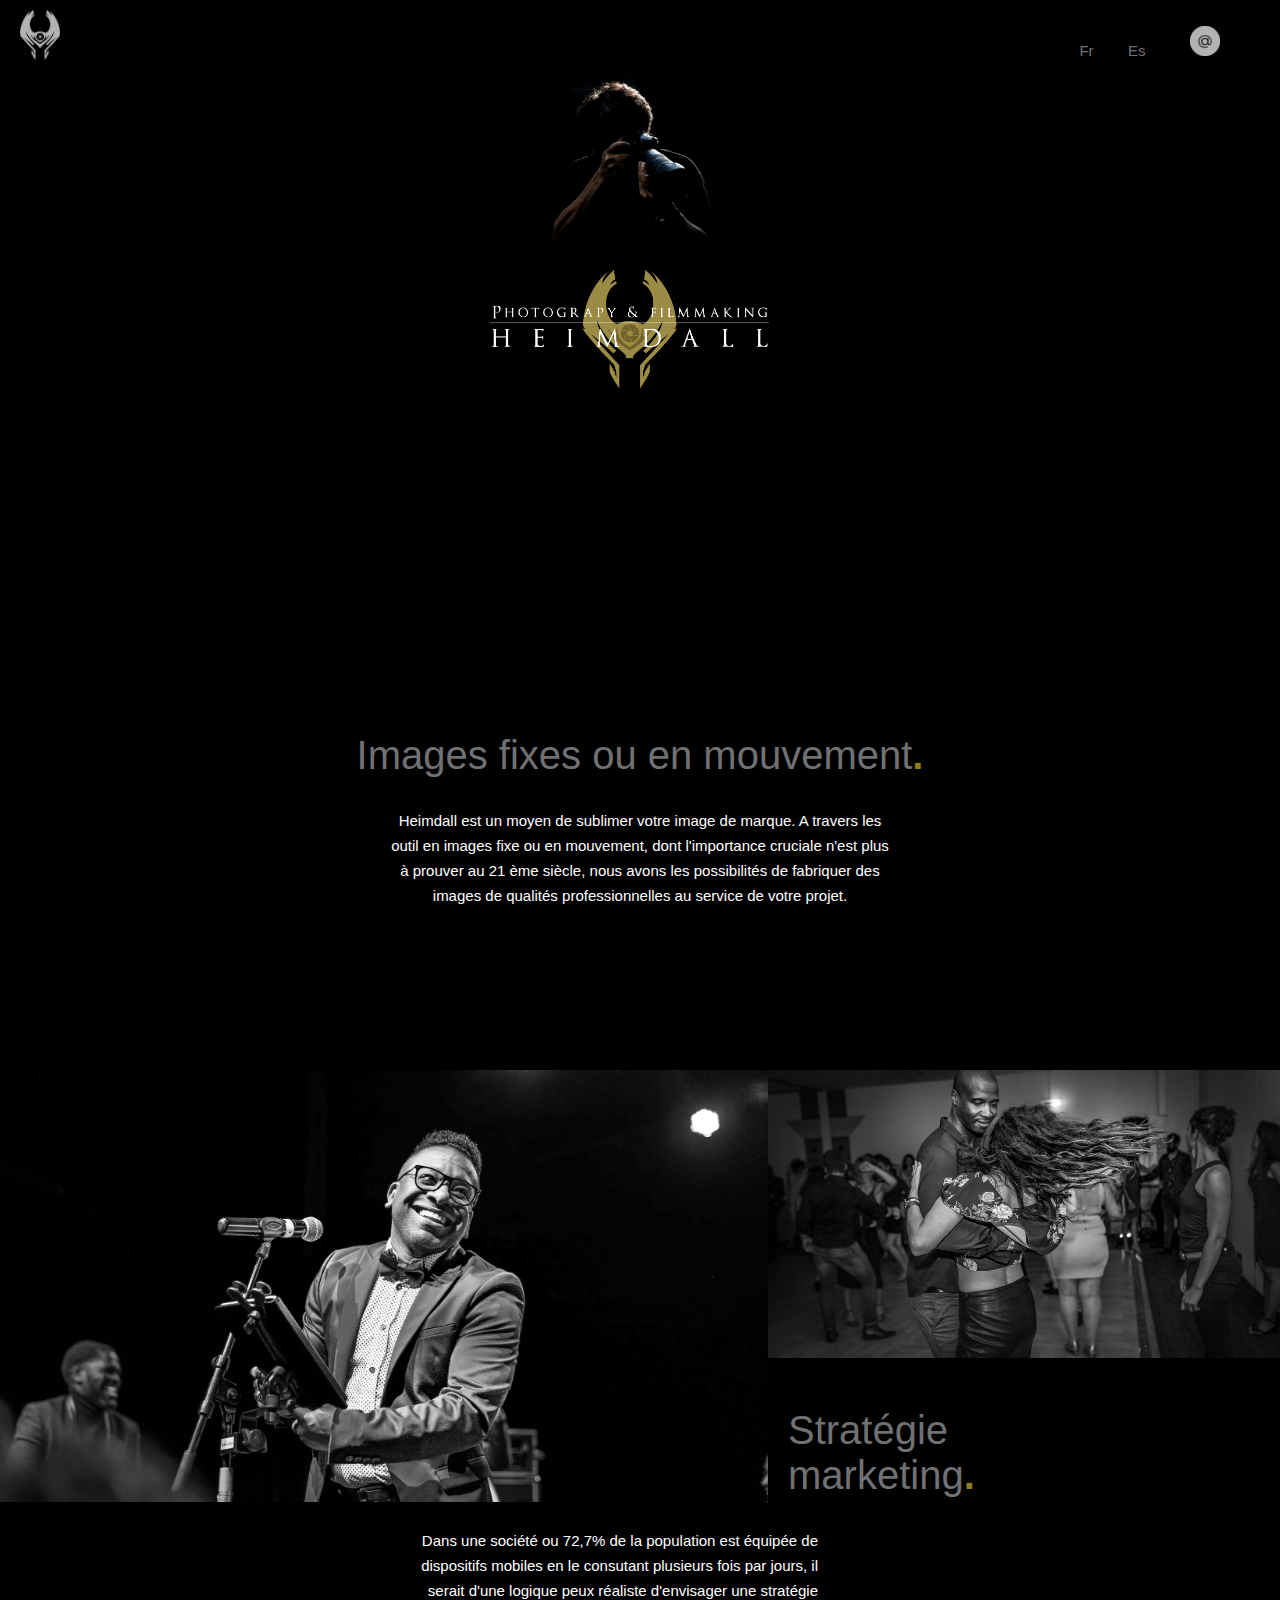
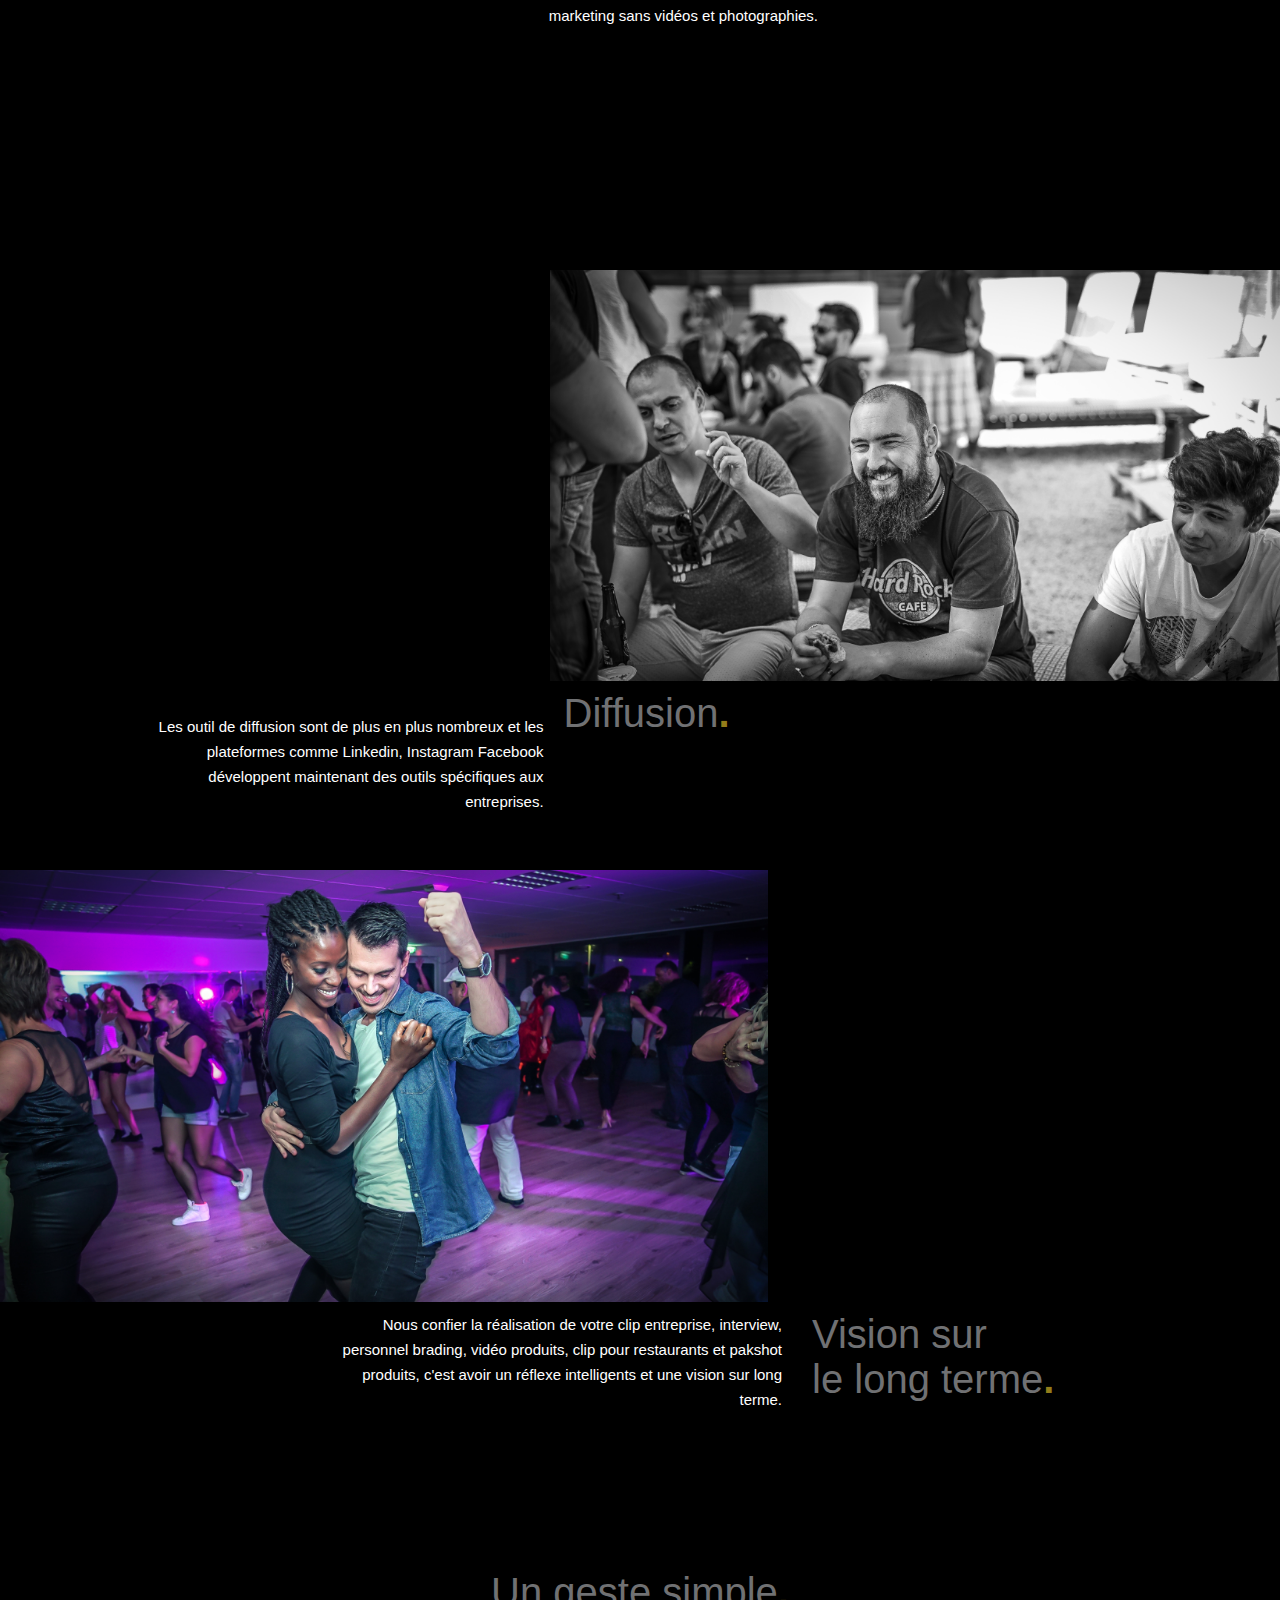
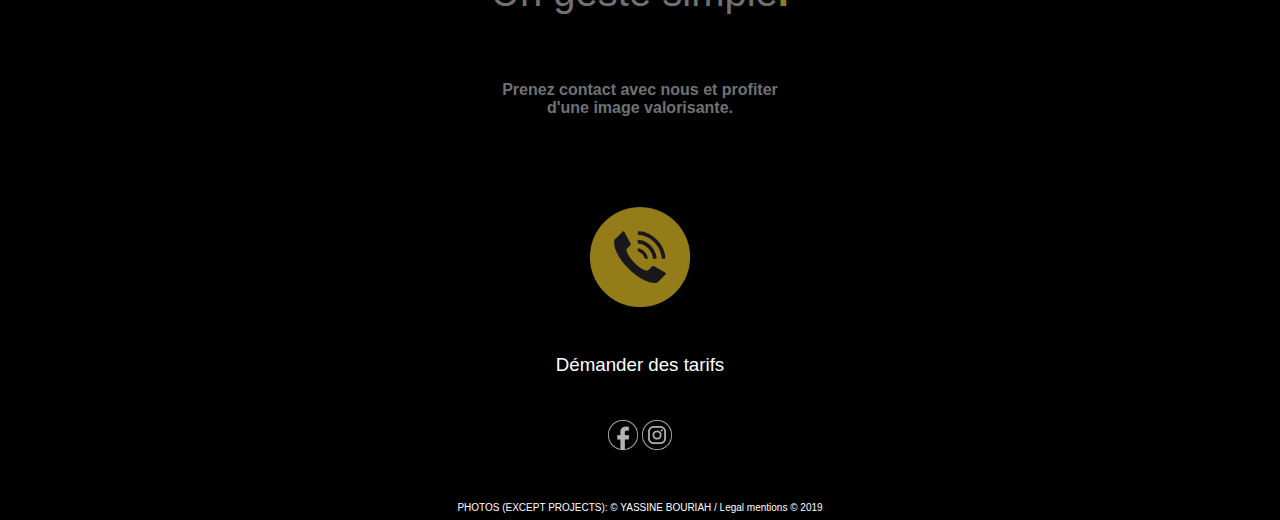
<file: index.html>
<!DOCTYPE html>
<html>
<head>
	<meta charset="utf-8">
	<meta name="viewport" content="width=device-width, initial-scale=1">
	<title>Heimdall</title>
	<meta http-equiv="X-UA-Compatible" content="IE=edge">
	<link rel="stylesheet" href="css/style.css" media="all" />

	
</head>
<body>
	<div id="container">
	<header>
	  <div id="menu">
	    <div id="logo"><a href=""><img src="image/Logo_Gris.png" alt="Imagen responsive"></a></div>
	    <ul>
	    	<li><a href="index.html">Fr</a></li>
	    	<li><a href="index-espagnol.html">Es</a></li>
	    	<li><a href="mailto:yassinebouriahphotographie@gmail.com" id="mail"><img src="image/Bouton_mail.png"></a>
	    </ul>
	  </div>
	</header>

	<section id="slider">
		<div id="photographe">
			<img src="image/photo.jpg" alt="Imagen responsive">
		</div>
		<div id="logoComplet" class="style fade-in">
			<img src="image/Logo_Heimdall_Blanc.png" alt="Imagen responsive">
		</div>
	</section>

	<section id="section3">
		<div>
			<h2 id="fixes">Images fixes ou en mouvement<span class="point">.</span></h2>
		</div>
		<div id="texte"><p>Heimdall est un moyen de sublimer votre image de marque. A travers les outil en images fixe ou en mouvement, dont l'importance cruciale n'est plus à prouver au 21 ème siècle, nous avons les possibilités de fabriquer des images de qualités professionnelles au service de votre projet.</p></div>
	</section>

	<section id="section4">
		<img src="image/DSC08333.jpg" id="imageConcert" alt="Imagen responsive">
		<img src="image/dance.jpg" id="imageDance" alt="Imagen responsive">
		<div class="titre1">
			<h2>Stratégie<br> marketing<span class="point">.</span></h2>
		</div>
		<div id="texte1">
			<p>Dans une société ou 72,7% de la population est équipée de dispositifs mobiles en le consutant plusieurs fois par jours, il serait d'une logique peux réaliste d'envisager une stratégie marketing sans vidéos et photographies.</p>
		</div>
	</section>

	<section id="section5">
		<div><img src="image/DSC01320.jpg" id="imageAnniversaire" alt="Imagen responsive"></div>
		<div id="titre2"><h2>Diffusion<span class="point">.</span></h2>
		<p>Les outil de diffusion sont de plus en plus nombreux et les plateformes comme Linkedin, Instagram Facebook développent maintenant des outils spécifiques aux entreprises. </p></div>
	</section>

	<section id="section6"> 
		<div id="imDan"><img src="image/DSC04462.jpg" id="imageDance2" alt="Imagen responsive"></div>
		<div id="titre3"><h2>Vision sur <br>le long terme<span class="point">.</span></h2>
		<p>Nous confier la réalisation de votre clip entreprise, interview, personnel brading, vidéo produits, clip pour restaurants et pakshot produits, c'est avoir un réflexe intelligents et une vision sur long terme.</p></div>
		</div>
	</section>

	<section id="section7">
		<h2>Un geste simple<span class="point">.</span></h2>
		<h4>Prenez contact avec nous et profiter d'une image valorisante.</h4><br>
		<a href=""><img src="image/Bouton_appel.png" alt="Imagen responsive" id="bouton_appel"></a>
		<h3>Démander des tarifs</h3>
		<div id="reseaux_sociaux">
	    	<a href="#"><img src="image/Logo_facebook.png" alt="Facebook" id="bouton_facebook" /></a>
	    	<a href="#"><img src="image/Logo_instagram.png" alt="Instagram" id="bouton_instagram" /></a>
    	</div>
    	<p id="legal">PHOTOS (EXCEPT PROJECTS): © YASSINE BOURIAH /  Legal mentions © 2019</p>
	</section>
	</div>

</body>
</html>
</file>
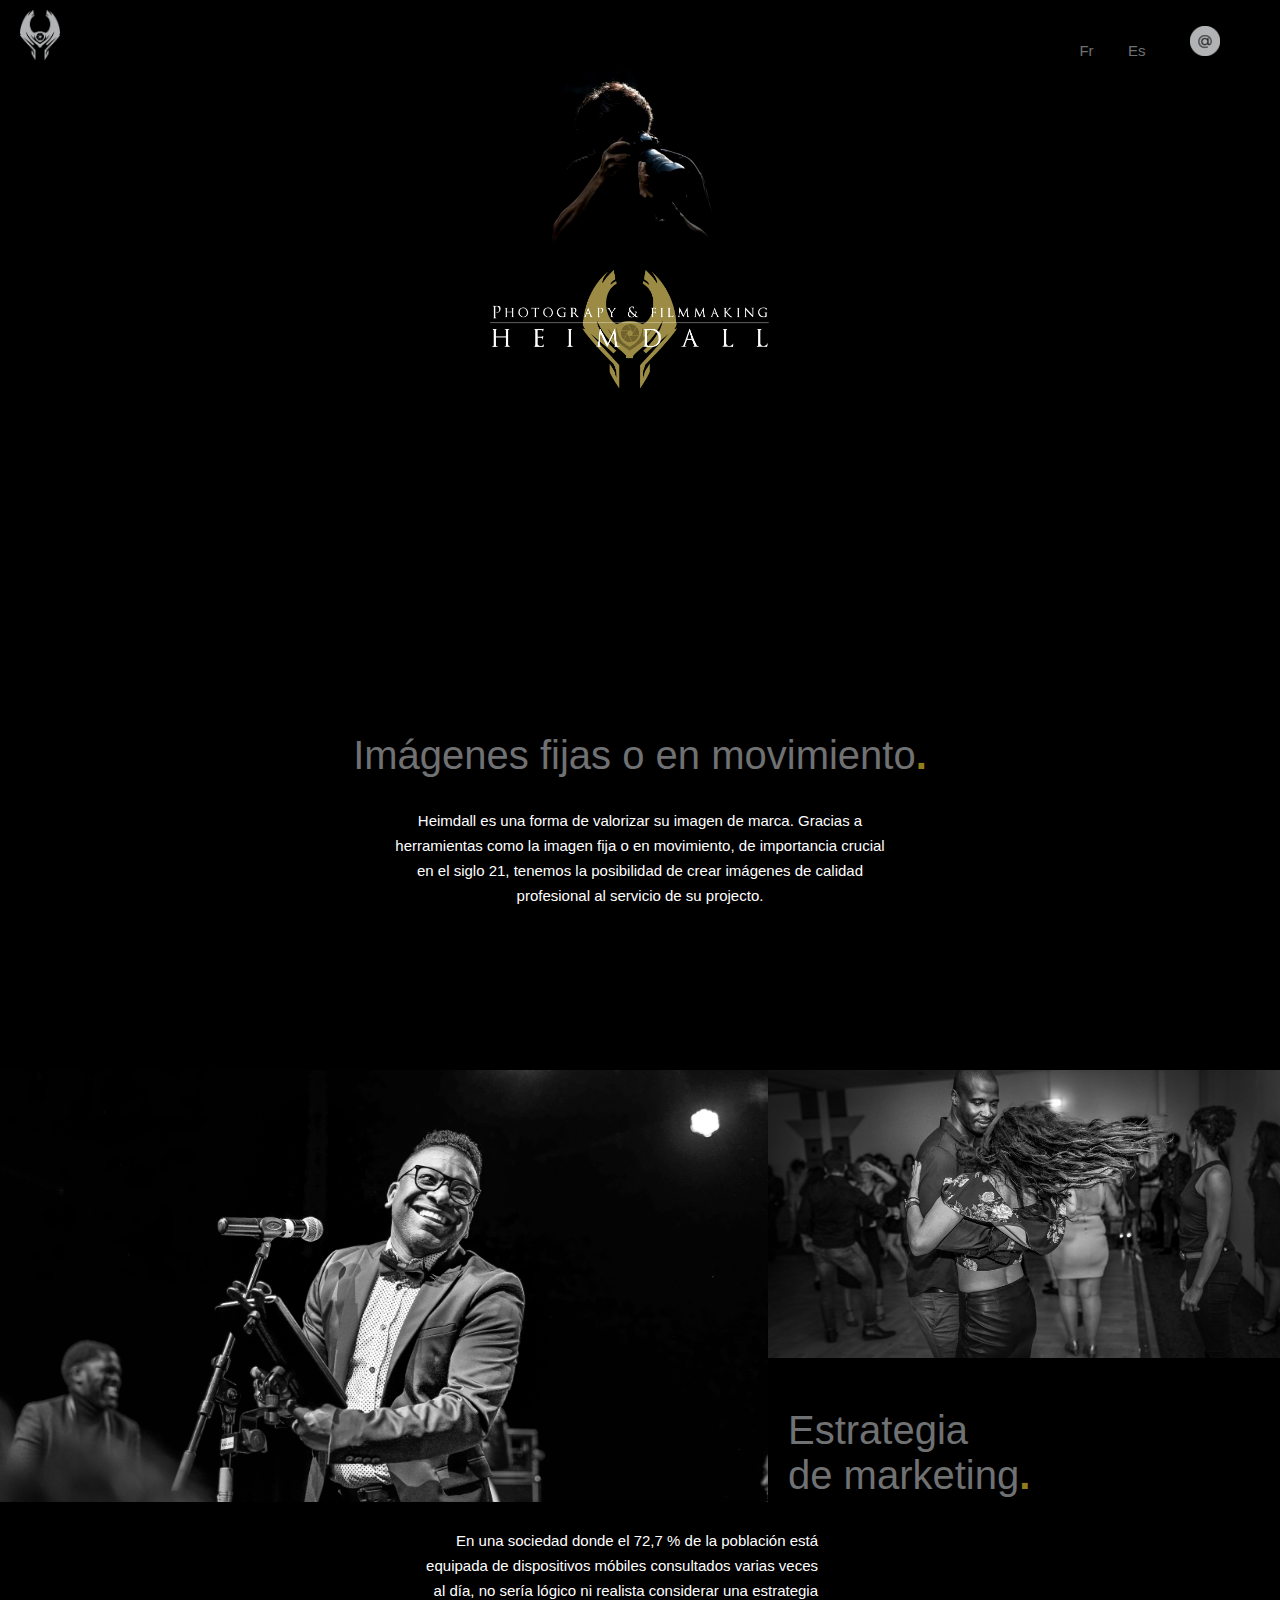
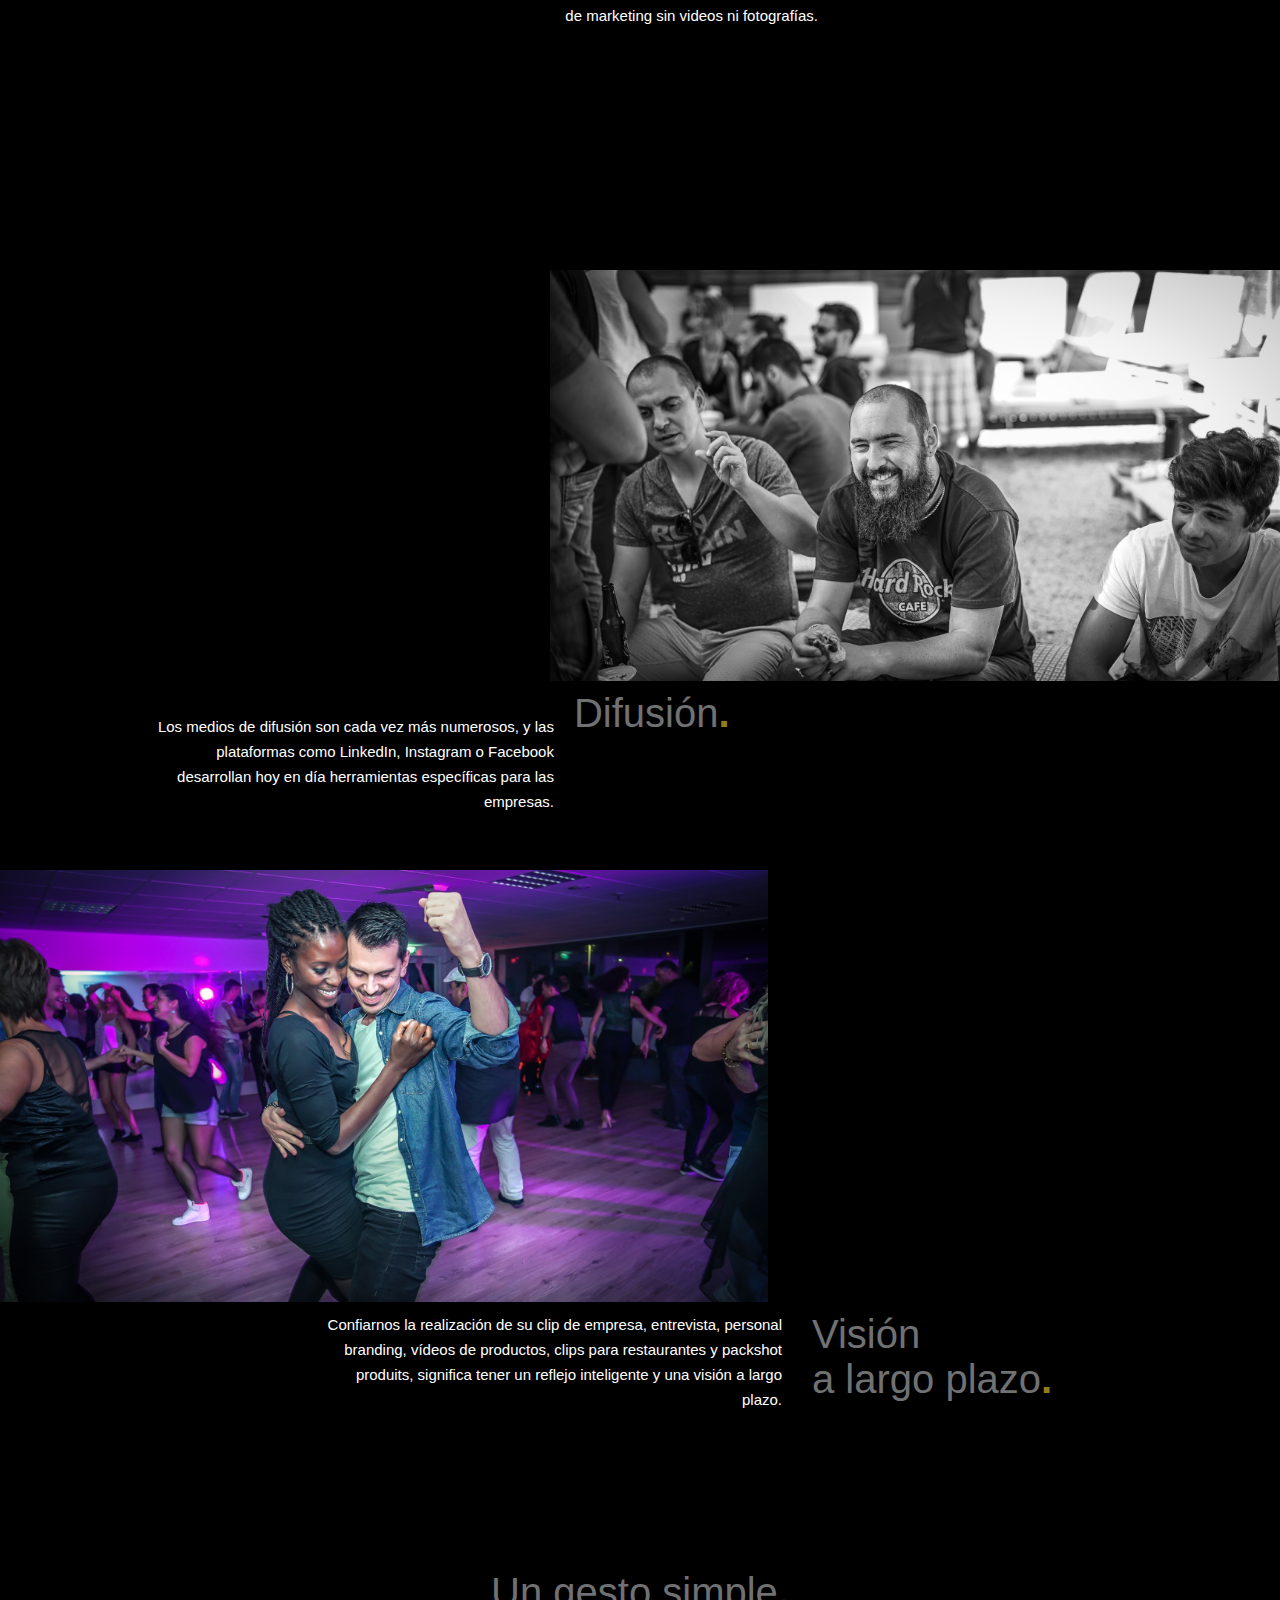
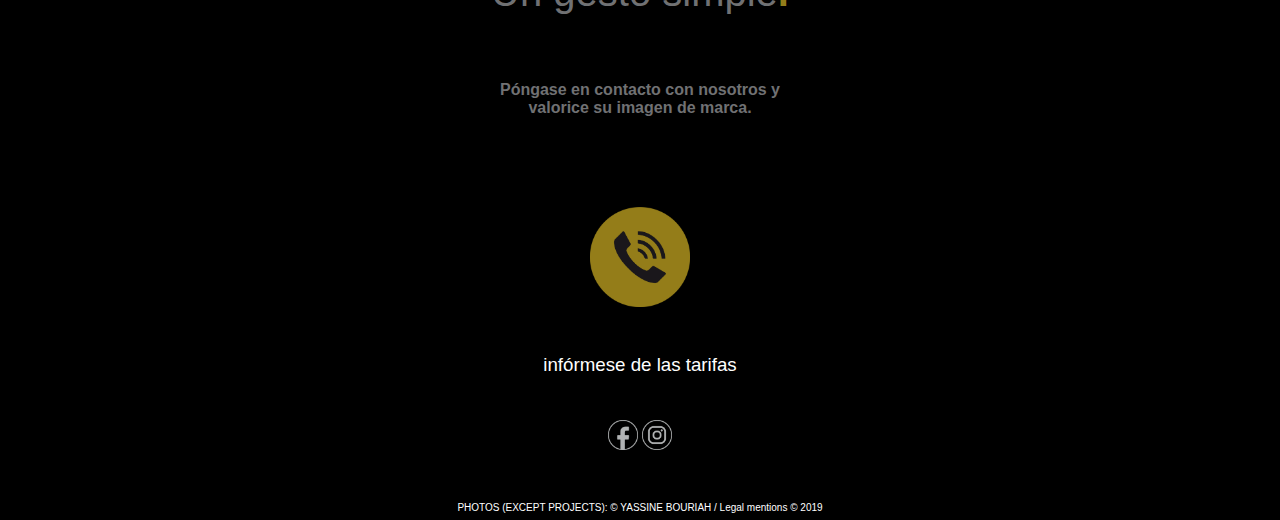
<file: index-espagnol.html>
<!DOCTYPE html>
<html>
<head>
	<meta charset="utf-8">
	<meta name="viewport" content="width=device-width, initial-scale=1">
	<title>Heimdall</title>
	<meta http-equiv="X-UA-Compatible" content="IE=edge">
	<link rel="stylesheet" href="css/style.css" media="all" />

	
</head>
<body>
	<div id="container">
	<header>
	  <div id="menu">
	    <div id="logo"><a href=""><img src="image/Logo_Gris.png" alt="Imagen responsive"></a></div>
	    <ul>
	    	<li><a href="index.html">Fr</a></li>
	    	<li><a href="index-espagnol.html">Es</a></li>
	    	<li><a href="mailto:yassinebouriahphotographie@gmail.com" id="mail"><img src="image/Bouton_mail.png"></a>
	    </ul>
	  </div>
	</header>

	<section id="slider">
		<div id="photographe">
			<img src="image/photo.jpg" alt="Imagen responsive">
		</div>
		<div id="logoComplet" class="style fade-in">
			<img src="image/Logo_Heimdall_Blanc.png" alt="Imagen responsive">
		</div>
	</section>

	<section id="section3">
		<div>
			<h2 id="fixes">Imágenes fijas o en movimiento<span class="point">.</span></h2>
		</div>
		<div id="texte"><p>Heimdall es una forma de valorizar su imagen de marca. Gracias a herramientas como la imagen fija o en movimiento, de importancia crucial en el siglo 21, tenemos la posibilidad de crear imágenes de calidad profesional al servicio de su projecto.</p></div>
	</section>

	<section id="section4">
		<img src="image/DSC08333.jpg" id="imageConcert" alt="Imagen responsive">
		<img src="image/dance.jpg" id="imageDance" alt="Imagen responsive">
		<div class="titre1">
			<h2>Estrategia<br>de marketing<span class="point">.</span></h2>
		</div>
		<div id="texte1">
			<p>En una sociedad donde el 72,7 % de la población está equipada de dispositivos móbiles consultados varias veces al día, no sería lógico ni realista considerar una estrategia de marketing sin videos ni fotografías.</p>
		</div>
	</section>

	<section id="section5">
		<div><img src="image/DSC01320.jpg" id="imageAnniversaire" alt="Imagen responsive"></div>
		<div id="titre2"><h2>Difusión<span class="point">.</span></h2>
		<p>Los medios de difusión son cada vez más numerosos, y las plataformas como LinkedIn, Instagram o Facebook desarrollan hoy en día herramientas específicas para las empresas.</p></div>
	</section>

	<section id="section6"> 
		<div id="imDan"><img src="image/DSC04462.jpg" id="imageDance2" alt="Imagen responsive"></div>
		<div id="titre3"><h2>Visión<br>a largo plazo<span class="point">.</span></h2>
		<p>Confiarnos la realización de su clip de empresa, entrevista, personal branding, vídeos de productos, clips para restaurantes y packshot produits, significa tener un reflejo inteligente y una visión a largo plazo.</p></div>
		</div>
	</section>

	<section id="section7">
		<h2>Un gesto simple<span class="point">.</span></h2>
		<h4>Póngase en contacto con nosotros y valorice su imagen de marca.</h4><br>
		<a href=""><img src="image/Bouton_appel.png" alt="Imagen responsive" id="bouton_appel"></a>
		<h3>infórmese de las tarifas</h3>
		<div id="reseaux_sociaux">
	    	<a href="#"><img src="image/Logo_facebook.png" alt="Facebook" id="bouton_facebook" /></a>
	    	<a href="#"><img src="image/Logo_instagram.png" alt="Instagram" id="bouton_instagram" /></a>
    	</div>
    	<p id="legal">PHOTOS (EXCEPT PROJECTS): © YASSINE BOURIAH /  Legal mentions © 2019</p>
	</section>
	</div>
	<script type="text/javascript" src="main.js"></script>


</body>
</html>
</file>
<file: css/style.css>
/*Design pour ordinateur*/
#container {
	min-width: 470px;
	margin:0 auto;
}
body {
	background-color: black;
	color: #707173;
	font-family: Montserrat, Arial, sans-serif;
	margin: 0;
}
h1 {
	font-size: 50px;
	font-weight: lighter;
}
h2 {
	font-size: 40px;
	font-weight: lighter;
	text-align: left;
	margin: 0;
}
p {
	font-size: 15px;
	font-weight: normal;
	color: white;
	line-height : 25px;
	margin: 0;
	padding: 0;
}
#menu {
	background-color: rgba(0,0,0,0.6);
	color: white;
	padding: 10px;
  	margin-top: 0;
  	height: 50px;
}
.fixed {
    position: fixed;
  	top: 0;
  	left: 0;
  	width: 100%;
  	padding-top: 100px;
  	padding-right: 50px;
}
#menu img {
	width: 40px;
	margin-left: 10px;
	top: 20px;
	left: 20px;
}
#logo {
	width: 50px;
	margin: 0;
	float: left;
}
#menu ul {
	text-align: right;
	padding-right: 10px;
}
#menu li {
	list-style: none;
	display: inline-block;
	font-size: 15px;
	height: 20px;
	padding-right: 10px;
}
#menu a {
	color: #707173;
	text-decoration: none;
	margin-right: 20px;
}
#menu li a:hover {

    font-weight: bold;
    padding: 20px 8px;
    height: 10px;
}
#menu li a:visited {
	font-weight: bold;
	color: #937d1a;
	border: 1px solid #937d1a;
}
#mail img {
	width: 30px;
	padding-right: 10px;
}


/* Provisoire*/
#slider {
	background-color: black;
	height: 500px;
}
#slider img {
	margin: auto;
	display: block;
	width: 300px;
}
.fade-in {
  animation: fadeIn ease 5s;
  -webkit-animation: fadeIn ease 5s;
  -moz-animation: fadeIn ease 5s;
  -o-animation: fadeIn ease 5s;
  -ms-animation: fadeIn ease 5s;
}


@keyframes fadeIn{
  0% {
    opacity:0;
  }
  100% {
    opacity:1;
  }
}

@-moz-keyframes fadeIn {
  0% {
    opacity:0;
  }
  100% {
    opacity:1;
  }
}

@-webkit-keyframes fadeIn {
  0% {
    opacity:0;
  }
  100% {
    opacity:1;
  }
}

@-o-keyframes fadeIn {
  0% {
    opacity:0;
  }
  100% {
    opacity:1;
  }
}

@-ms-keyframes fadeIn {
  0% {
    opacity:0;
  }
  100% {
    opacity:1;
  }
}
.style {
	width: 400px;
	margin: auto;
}
#fixes {
	text-align: center;
}

.point {
	color: #937d1a;
	font-size: 40px;
	font-weight: bold;
}
#section3 {
	display: flex;
	flex-direction: column;
	justify-content:center;
	align-items: center;
	height: 500px;
}
#texte {
	display: inline;
	max-width: 500px;
	margin: 30px 20px 0 20px;
}
#texte p {
	text-align: center;
	margin: 0;
}
#section4 {
	height: 800px;
   	width: 100%;
}
#section4 div {
	display: inline-block;
	min-width: 400px;
}
#imageConcert {
	float: left;
	width: 60%;
	min-width: 400px;
}
#imageDance {
	float: right;
	width: 40%;
	min-width: 300px;
}
#section4 div.titre1 {
	float: left;
	height: 150px;
}
#section4 div h2 {
	margin: 50px 0 10px 20px;
}
#texte1 {
	text-align: right;
	width: 60%;
	margin: 20px 0 0 50px;
}
#section4 div p {
	width: 400px;
	min-height: 200px;
	float: right;
}
#section5 {
	height: 600px;
	min-height: 300px
   	width: 100%;
}
#section5 div {
	display: inline;
}
#section5 div h2 {
	text-align: center;
	display: inline;
	float: right;
	margin-left: 20px;
}
#imageAnniversaire {
	width: 57%;
	min-width: 400px;
	float: right;
}
#titre2 {
	float: left;
	width: 57%;
	min-width: 400px;
	margin-top: 10px;
}
#section5 p {
	text-align: right;
	display: inline;
	float: right;
	max-width: 400px;
	min-width: 300px;
	height: 150px;
	padding: 23px 0 0 10px;
}
#section6 {
	height: 700px;
	min-height: 300px;
   	width: 100%;
}
#imDan {
	width: 100%;
	margin: 0;
}
#imageDance2 {
	width: 60%;
	float: left;
	min-width: 400px;
}
#titre3 {
	height: 200px;
	width: 90%;
	min-width: 400px;
	float: left;
	padding: 10px 0 0 10px;
}
#section6 h2 {
	width: 300px;
	bottom: 0pt;
	float: right;
	padding: 0 50px 10px 30px;
}
#section6 p {
	text-align: right;
	width: 40%;
	min-width: 300px;
	margin: 0;
	float: right;
}
#section7 {
	display: flex;
	flex-direction: column;
	justify-content: space-between;
	align-items: center;
	height: 550px;
	min-width: 470px;
}
#section7 h2 {
	margin-bottom: 20px;
}
#section7 h4 {
	width: 300px;
	min-width: 200px;
	text-align: center;
}
#section7 h3 {
	color: white;
	font-weight: lighter;
}
#bouton_appel {
	width: 100px;
}
#reseaux_sociaux {
	height: 50px;
}
#reseaux_sociaux img {
	width: 30px;
}
#section7 p {
	font-weight: lighter;
	font-size: 10px;
	color: white;
	text-align: center;
	text-decoration: none;
}
</file>
